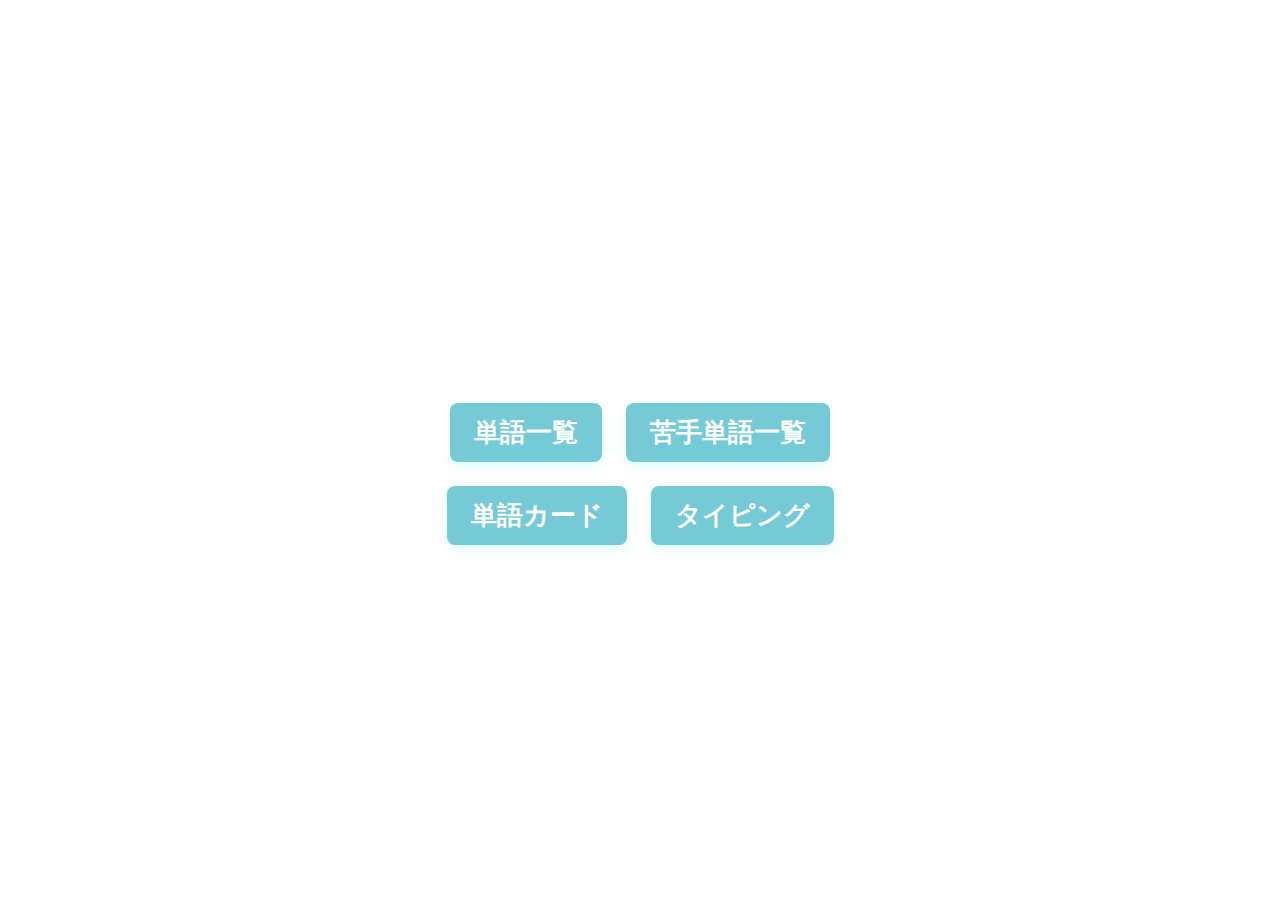
<file: index.html>
<!DOCTYPE html>
<html lang="ja">
    <head>
        <meta charset="UTF-8" />
        <meta name="viewport" content="width=device-width, initial-scale=1" />
        <title>ターゲット1900</title>
        <link rel="icon" href="./icons/favicon.ico" id="favicon" />
        <link rel="apple-touch-icon" sizes="180x180" href="./icons/apple-touch-icon-180x180.png" />
        <link href="https://fonts.googleapis.com/css2?family=Noto+Sans+JP&display=swap" rel="stylesheet" />
        <link rel="stylesheet" href="./style/style.css" />
        <link rel="stylesheet" href="./style/index.css" />
    </head>

    <body>
        <section class="head">
            <header>
                <h1></h1>
            </header>

            <div class="links">
                <a href="./wordList.html" class="button-link">単語一覧</a>
                <a href="./weakWordList.html" class="button-link">苦手単語一覧</a>
                <a href="./card.html" class="button-link">単語カード</a>
                <a href="./typing.html" class="button-link">タイピング</a>
            </div>
        </section>
    </body>
</html>
</file>
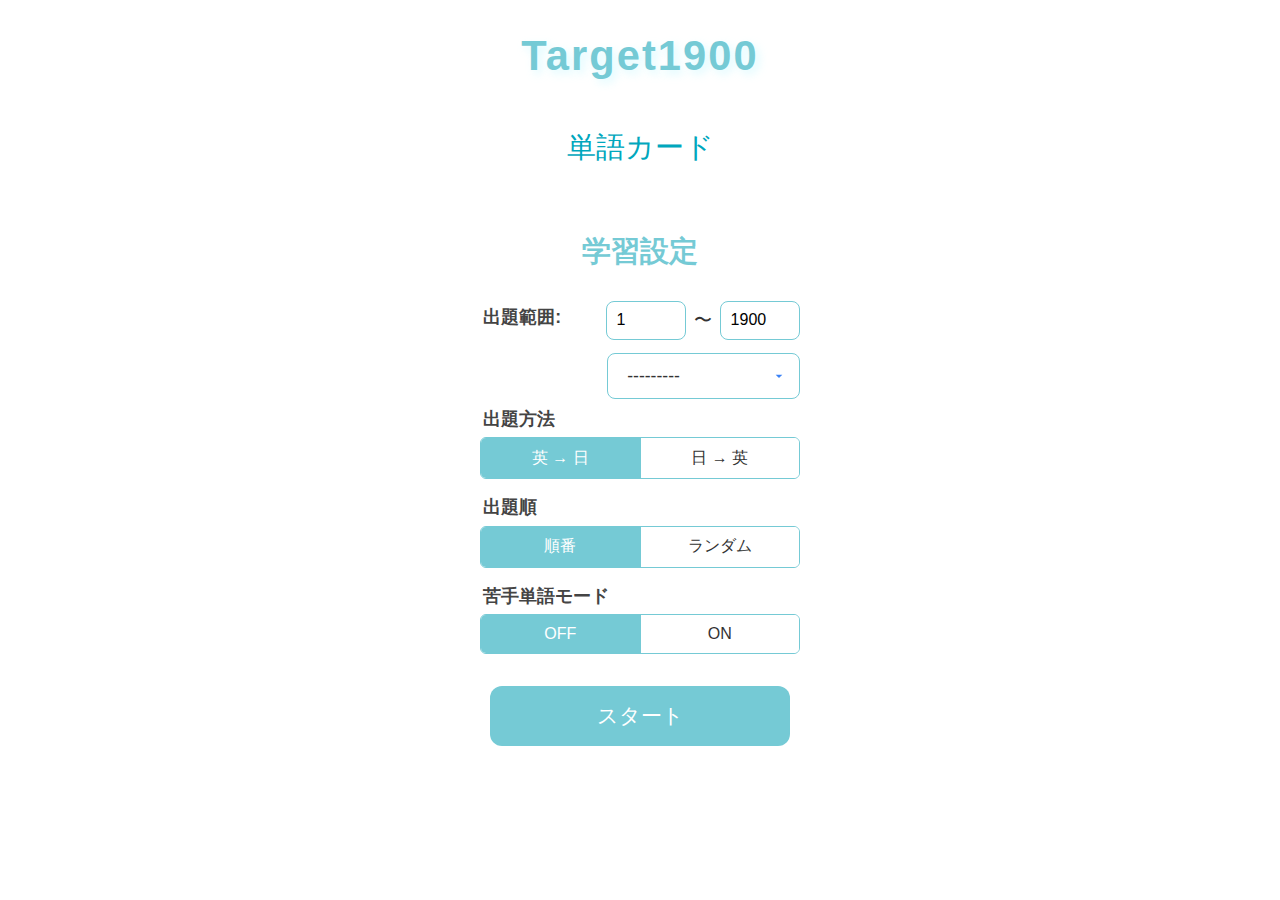
<file: card.html>
<!DOCTYPE html>
<html lang="ja">
    <head>
        <meta charset="UTF-8" />
        <meta name="viewport" content="width=device-width, initial-scale=1, viewport-fit=cover" />
        <title>単語カード | ターゲット1900</title>
        <link rel="icon" href="./icons/favicon.ico" id="favicon" />
        <link rel="apple-touch-icon" sizes="180x180" href="./icons/apple-touch-icon-180x180.png" />
        <link rel="stylesheet" href="./style/style.css" />
        <link rel="stylesheet" href="./style/card.css" />
        <link rel="stylesheet" href="./style/wordList.css" />
        <script src="./script/words.js"></script>
        <script src="./script/card.js"></script>
    </head>

    <body>
        <section class="origin">
            <section class="head">
                <header>
                    <a href="./index.html">
                        <h1>Target1900</h1>
                    </a>
                </header>

                <h1 class="sub-title">単語カード</h1>
            </section>

            <!-- 設定画面 -->
            <div class="setup-container" id="setup">
                <h2>学習設定</h2>

                <label style="flex-direction: row; justify-content: space-between; align-items: center">
                    <div class="group-title">出題範囲:</div>
                    <div style="display: flex; gap: 0.5rem; align-items: center">
                        <input type="number" id="startIndex" value="1" min="1" /> 〜
                        <input type="number" id="endIndex" value="1900" min="1" />
                    </div>
                </label>

                <div class="select-container">
                    <select id="range-select">
                        <option value="0">---------</option>
                        <option value="1">Section 1</option>
                        <option value="2">Section 2</option>
                        <option value="3">Section 3</option>
                        <option value="4">Section 4</option>
                        <option value="5">Section 5</option>
                        <option value="6">Section 6</option>
                        <option value="7">Section 7</option>
                        <option value="8">Section 8</option>
                        <option value="9">Section 9</option>
                        <option value="10">Section 10</option>
                        <option value="11">Section 11</option>
                        <option value="12">Section 12</option>
                        <option value="13">Section 13</option>
                        <option value="14">Section 14</option>
                        <option value="15">Section 15</option>
                        <option value="16">Section 16</option>
                        <option value="17">Section 17</option>
                        <option value="18">Section 18</option>
                        <option value="19">Section 19</option>
                    </select>
                </div>

                <div class="group-container">
                    <div class="group-title">出題方法</div>
                    <div class="button-group" data-group="direction">
                        <div class="button-item active" data-value="0">英 → 日</div>
                        <div class="button-item" data-value="1">日 → 英</div>
                    </div>
                </div>

                <div class="group-container">
                    <div class="group-title">出題順</div>
                    <div class="button-group" data-group="order">
                        <div class="button-item active" data-value="0">順番</div>
                        <div class="button-item" data-value="1">ランダム</div>
                    </div>
                </div>

                <div class="group-container">
                    <div class="group-title">苦手単語モード</div>
                    <div class="button-group" data-group="weakOnly">
                        <div class="button-item active" data-value="0">OFF</div>
                        <div class="button-item" data-value="1">ON</div>
                    </div>
                </div>

                <button id="startBtn">スタート</button>
            </div>
        </section>

        <!-- 単語カード画面 -->
        <div class="card-container" id="cardSection">
            <button class="back-button" id="backBtn">← 設定に戻る</button>
            <div class="card" id="card">
                <div class="card-text">
                    <p id="numberText"></p>
                    <h2 id="wordText"></h2>
                    <p id="meanText" class="card-mean"></p>
                </div>
            </div>
            <div class="show-number" id="showNumber"></div>

            <div class="show-weak weak-false" id="isWeak">苦手</div>
        </div>

        <div class="card-end" id="cardEnd">
            <div class="end-button">設定に戻る</div>
        </div>
    </body>
</html>
</file>
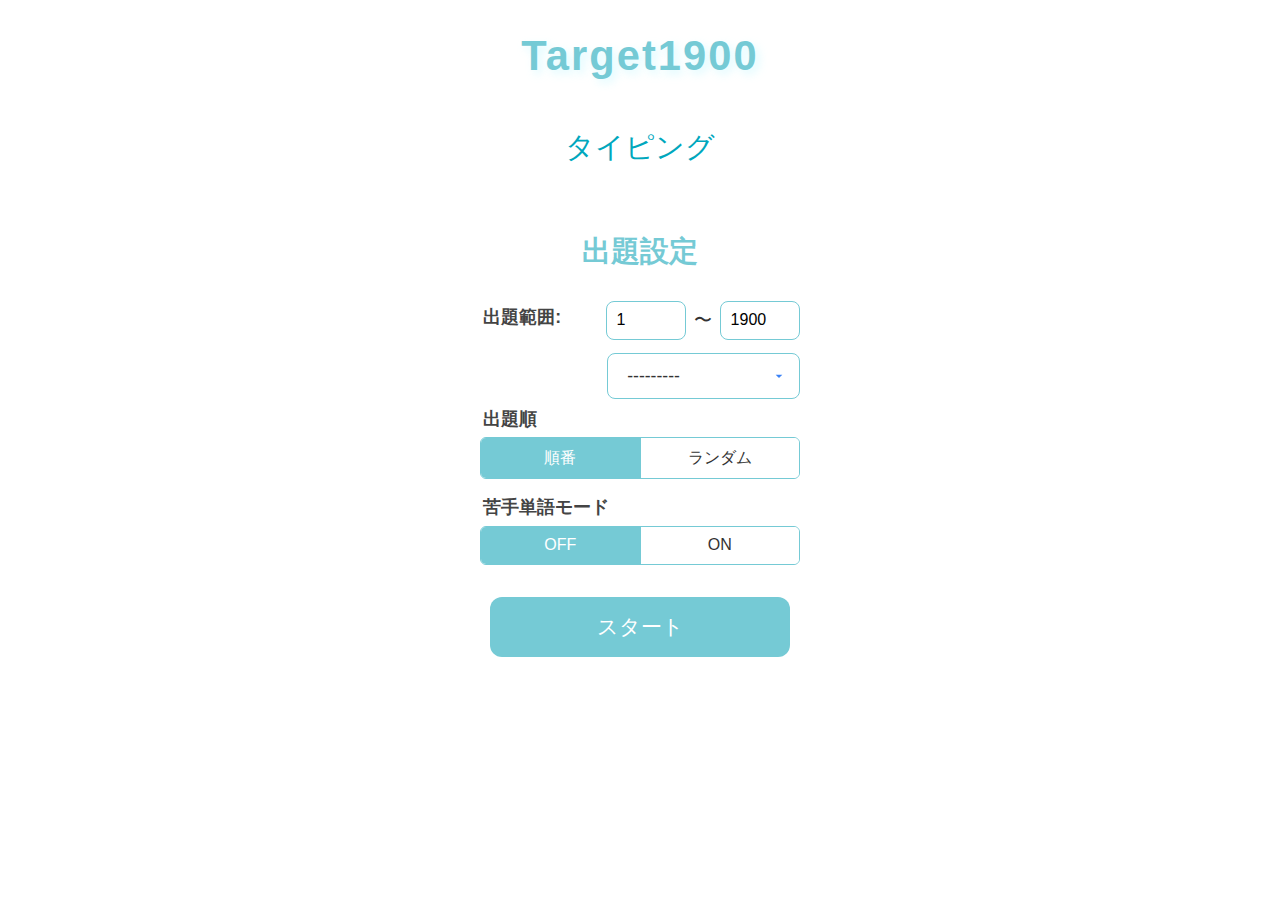
<file: typing.html>
<!DOCTYPE html>
<html lang="ja">
    <head>
        <meta charset="UTF-8" />
        <meta name="viewport" content="width=device-width, initial-scale=1, viewport-fit=cover" />
        <title>単語タイピング | ターゲット1900</title>
        <link rel="icon" href="./icons/favicon.ico" id="favicon" />
        <link rel="apple-touch-icon" sizes="180x180" href="./icons/apple-touch-icon-180x180.png" />
        <link rel="stylesheet" href="./style/style.css" />
        <link rel="stylesheet" href="./style/card.css" />
        <link rel="stylesheet" href="./style/typing.css" />
        <script src="./script/words.js"></script>
        <script src="./script/typing.js"></script>
    </head>

    <body>
        <section class="origin">
            <section class="head">
                <header>
                    <a href="./index.html">
                        <h1>Target1900</h1>
                    </a>
                </header>

                <h1 class="sub-title">タイピング</h1>
            </section>

            <!-- 設定画面 -->
            <div class="setup-container" id="setup">
                <h2>出題設定</h2>

                <label style="flex-direction: row; justify-content: space-between; align-items: center">
                    <div class="group-title">出題範囲:</div>
                    <div style="display: flex; gap: 0.5rem; align-items: center">
                        <input type="number" id="startIndex" value="1" min="1" />
                        〜
                        <input type="number" id="endIndex" value="1900" min="1" />
                    </div>
                </label>

                <div class="select-container">
                    <select id="range-select">
                        <option value="0">---------</option>
                        <option value="1">Section 1</option>
                        <option value="2">Section 2</option>
                        <option value="3">Section 3</option>
                        <option value="4">Section 4</option>
                        <option value="5">Section 5</option>
                        <option value="6">Section 6</option>
                        <option value="7">Section 7</option>
                        <option value="8">Section 8</option>
                        <option value="9">Section 9</option>
                        <option value="10">Section 10</option>
                        <option value="11">Section 11</option>
                        <option value="12">Section 12</option>
                        <option value="13">Section 13</option>
                        <option value="14">Section 14</option>
                        <option value="15">Section 15</option>
                        <option value="16">Section 16</option>
                        <option value="17">Section 17</option>
                        <option value="18">Section 18</option>
                        <option value="19">Section 19</option>
                    </select>
                </div>

                <div class="group-container">
                    <div class="group-title">出題順</div>
                    <div class="button-group" data-group="order">
                        <div class="button-item active" data-value="0">順番</div>
                        <div class="button-item" data-value="1">ランダム</div>
                    </div>
                </div>

                <div class="group-container">
                    <div class="group-title">苦手単語モード</div>
                    <div class="button-group" data-group="weakOnly">
                        <div class="button-item active" data-value="0">OFF</div>
                        <div class="button-item" data-value="1">ON</div>
                    </div>
                </div>

                <button id="startBtn">スタート</button>
            </div>
        </section>

        <section class="typing-display">
            <!-- タイピング画面 -->
        </section>

        <!-- ENDING -->
        <section class="display">
            <div class="select-destiny">
                <button class="destiny-button">設定に戻る</button>
                <button class="destiny-button">もう一度</button>
                <button class="destiny-button">ミスだけ</button>
            </div>
            <div id="table-container">
                <div class="table"></div>
            </div>
        </section>

        <div class="pop-overlay" onclick="closePopUp();"></div>
        <div class="pop-up">
            <h2 id="pop-word">Word</h2>
            <p id="pop-mean">意味耳耳</p>
        </div>
    </body>
</html>
</file>
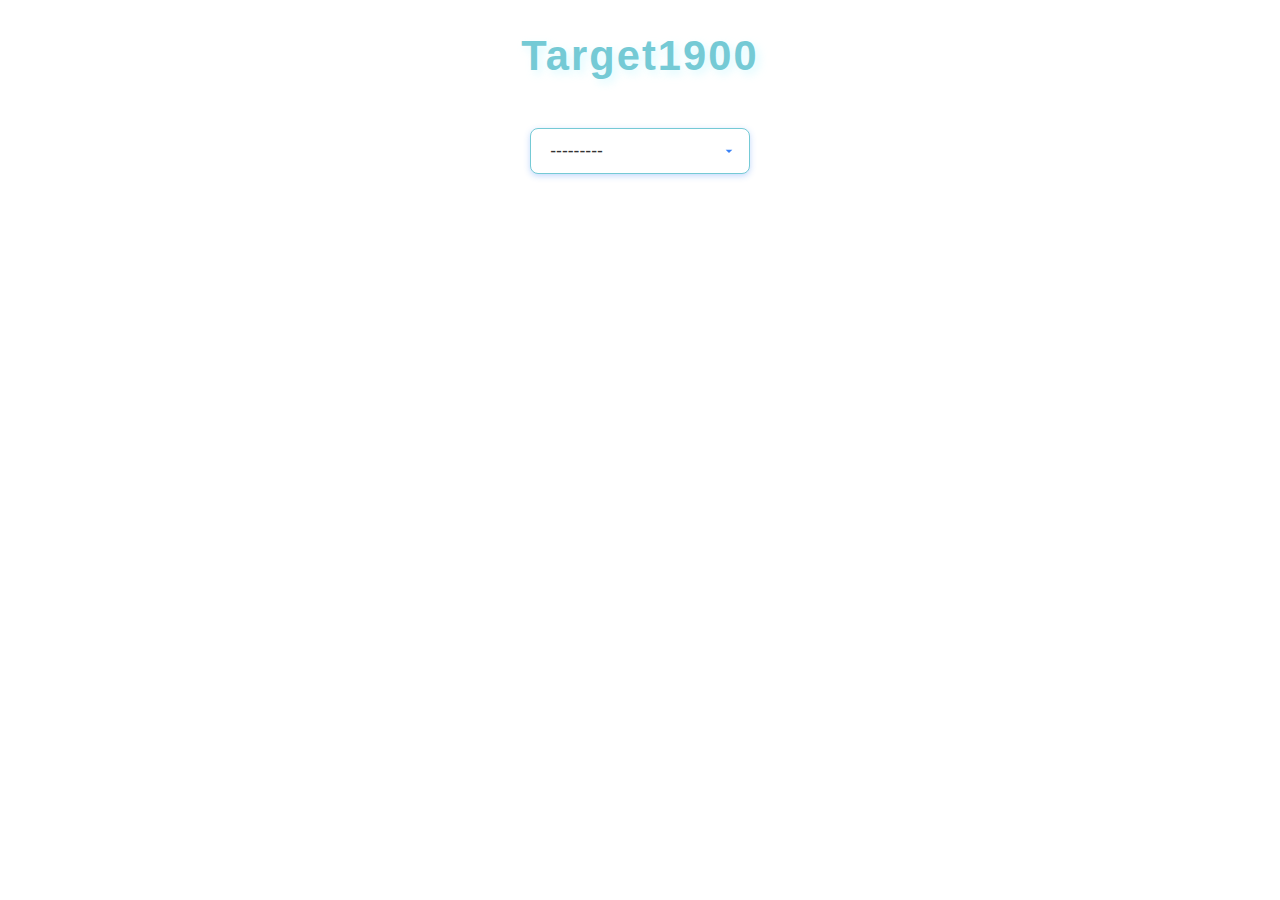
<file: weakWordList.html>
<!DOCTYPE html>
<html lang="ja">
    <head>
        <meta charset="UTF-8" />
        <meta name="viewport" content="width=device-width, initial-scale=1.0" />
        <title>苦手単語一覧 | ターゲット1900</title>
        <link rel="icon" href="./icons/favicon.ico" id="favicon" />
        <link rel="apple-touch-icon" sizes="180x180" href="./icons/apple-touch-icon-180x180.png" />
        <link href="https://fonts.googleapis.com/css2?family=Noto+Sans+JP&display=swap" rel="stylesheet" />
        <link rel="stylesheet" href="./style/style.css" />
        <link rel="stylesheet" href="./style/wordList.css" />
        <script src="./script/words.js"></script>
        <script src="./script/weakWord.js"></script>
    </head>

    <body>
        <section class="head">
            <header>
                <a href="./index.html">
                    <h1>Target1900</h1>
                </a>
            </header>

            <select id="section-select">
                <option value="0">---------</option>
                <option value="1">単語</option>
                <option value="2">タイピング</option>
            </select>
        </section>

        <section class="display">
            <div class="table">
                <div class="container" id="wordList">
                    <!-- 単語テーブル -->
                </div>
            </div>
        </section>

        <div class="pop-overlay" onclick="closePopUp();"></div>
        <div class="pop-up">
            <h2 id="pop-word">Word</h2>
            <p id="pop-mean">意味耳耳</p>
        </div>
    </body>
</html>
</file>
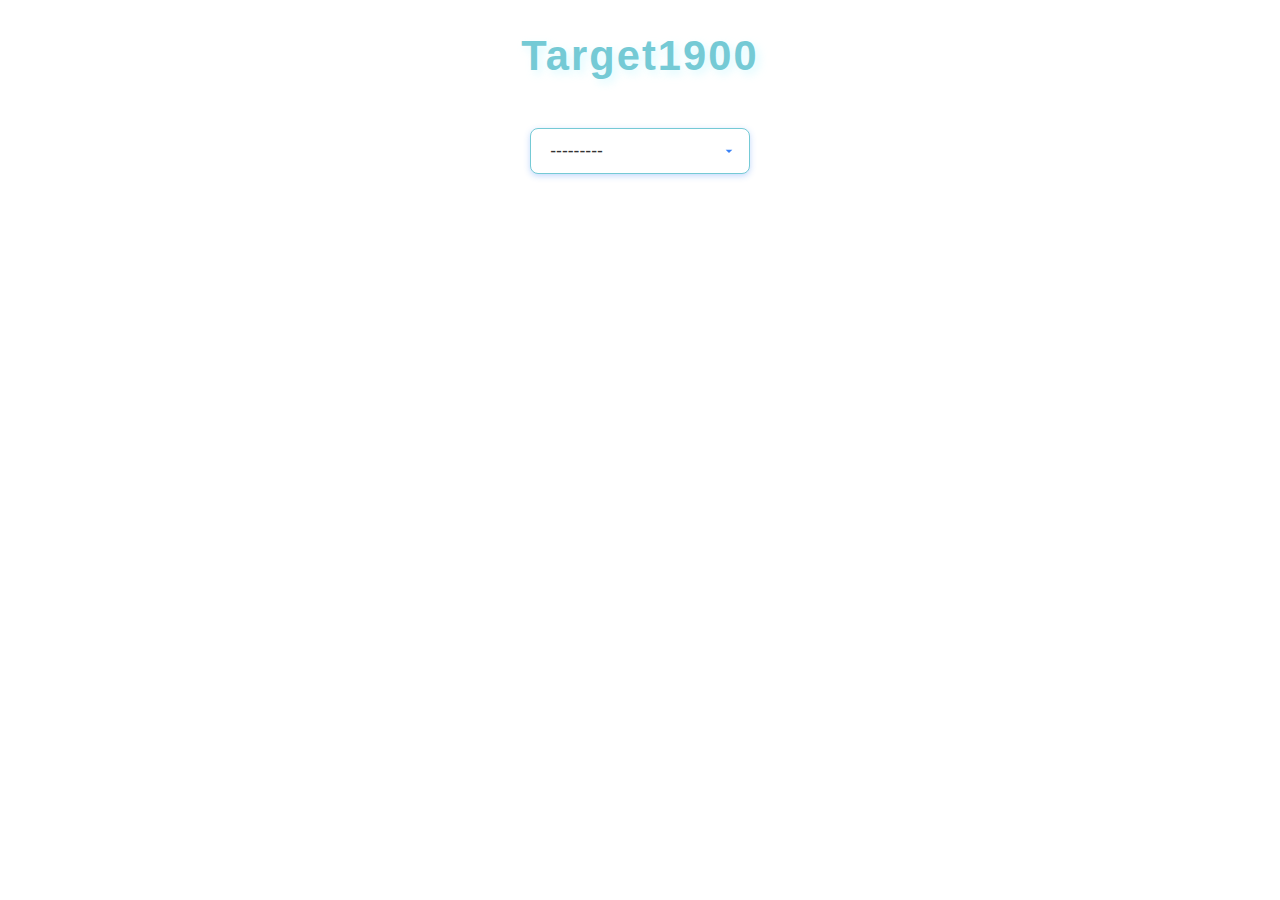
<file: wordList.html>
<!DOCTYPE html>
<html lang="ja">
    <head>
        <meta charset="UTF-8" />
        <meta name="viewport" content="width=device-width, initial-scale=1.0" />
        <title>単語一覧 | ターゲット1900</title>
        <link rel="icon" href="./icons/favicon.ico" id="favicon" />
        <link rel="apple-touch-icon" sizes="180x180" href="./icons/apple-touch-icon-180x180.png" />
        <link href="https://fonts.googleapis.com/css2?family=Noto+Sans+JP&display=swap" rel="stylesheet" />
        <link rel="stylesheet" href="./style/style.css" />
        <link rel="stylesheet" href="./style/wordList.css" />
        <script src="./script/words.js"></script>
        <script src="./script/wordList.js"></script>
    </head>

    <body>
        <section class="head">
            <header>
                <a href="./index.html">
                    <h1>Target1900</h1>
                </a>
            </header>

            <select id="section-select">
                <option value="0">---------</option>
                <option value="1">Section 1</option>
                <option value="2">Section 2</option>
                <option value="3">Section 3</option>
                <option value="4">Section 4</option>
                <option value="5">Section 5</option>
                <option value="6">Section 6</option>
                <option value="7">Section 7</option>
                <option value="8">Section 8</option>
                <option value="9">Section 9</option>
                <option value="10">Section 10</option>
                <option value="11">Section 11</option>
                <option value="12">Section 12</option>
                <option value="13">Section 13</option>
                <option value="14">Section 14</option>
                <option value="15">Section 15</option>
                <option value="16">Section 16</option>
                <option value="17">Section 17</option>
                <option value="18">Section 18</option>
                <option value="19">Section 19</option>
            </select>
        </section>

        <section class="display">
            <div class="table">
                <div class="container" id="wordList">
                    <!-- 単語テーブル -->
                </div>
            </div>
        </section>

        <div class="pop-overlay" onclick="closePopUp();"></div>
        <div class="pop-up">
            <h2 id="pop-word">Word</h2>
            <p id="pop-mean">意味耳耳</p>
        </div>
    </body>
</html>
</file>
<file: style/style.css>
* {
    box-sizing: border-box;
    margin: 0;
    padding: 0;
}

header {
    margin-bottom: 3rem;
    text-align: center;
}

header h1 {
    font-size: 2.6rem;
    color: #75cad5;
    font-weight: 700;
    letter-spacing: 0.05em;
    text-shadow: 4px 4px 8px rgba(172, 245, 255, 0.4);
}

header a {
    text-decoration: none;
}

.sub-title {
    color: #00a7bd;
    font-size: 1.8em;
    font-weight: 500;
}

.head {
    font-family: sans-serif;
    display: flex;
    flex-direction: column;
    align-items: center;
    padding: 2rem;
}

div.links {
    display: flex;
    flex-wrap: wrap;
    gap: 1.5rem;
    max-width: 400px;
    justify-content: center;
}

a.button-link {
    text-decoration: none;
    background-color: #75cad5;
    color: white;
    padding: 0.75rem 1.5rem;
    border-radius: 8px;
    box-shadow: 0 4px 8px rgb(172, 245, 255, 0.4);
    font-weight: 600;
    font-size: 1.6rem;
    transition: background-color 0.3s ease, transform 0.2s ease;
    display: inline-block;
    min-width: 140px;
    text-align: center;
}

a.button-link:hover {
    background-color: #acf5ff;
    transform: translateY(-3px);
    box-shadow: 0 8px 15px rgb(172, 245, 255, 0.4);
}

a.button-link:active {
    transform: translateY(0);
    box-shadow: 0 4px 8px rgb(172, 245, 255, 0.3);
}

@media (max-width: 480px) {
    div.links {
        flex-direction: column;
        max-width: 90%;
    }

    a.button-link {
        min-width: 100%;
    }
}

.container {
    width: 85%;
    margin: 20px auto;
    font-family: sans-serif;
}

.row {
    display: flex;
    background-color: #fff;
    border-bottom: 1px solid #ccc;
    padding: 8px 0;
    align-items: center;
    height: 3em;
}

.header {
    font-weight: bold;
    background-color: #f2f2f2;
}

.cell {
    flex: 1;
    padding: 0 12px;
    text-align: center;
}

.cell.number {
    flex: 2;
    border-right: 1px solid #ccc;
    font-weight: 600;
}

.cell.word {
    flex: 5;
    font-size: 1.2em;
}

.pop-overlay {
    position: fixed;
    top: 0;
    left: 0;
    width: 100%;
    height: 100%;
    background-color: rgba(0, 0, 0, 0.6);
    display: none;
    z-index: 999;
}

/* モーダル本体 */
.pop-up {
    position: fixed;
    top: 50%;
    left: 50%;
    transform: translate(-50%, -50%);
    background-color: white;
    padding: 30px;
    box-shadow: 0 0 15px rgba(0, 0, 0, 0.3);
    z-index: 1000;
    width: 300px;
    display: none;
    border-radius: 8px;
    text-align: center;
}

#pop-word {
    font-size: 1.9em;
    margin-bottom: 12px;
}

#pop-mean {
    font-size: 1.1em;
}
</file>
<file: style/index.css>
body {
    display: flex;
    flex-direction: column;
    justify-content: center;
    min-height: 100vh;
    padding: 2rem;
    overflow: hidden;
}
</file>
<file: style/card.css>
body {
    font-family: 'Noto Sans JP', sans-serif;
    color: #333;
    padding: 0;
    margin: 0;
}

.setup-container {
    display: flex;
    flex-direction: column;
    align-items: center;
    justify-content: center;
    padding: 2rem 1rem;
}

.setup-container h2 {
    margin-bottom: 1rem;
    color: #75cad5;
    font-size: 1.8rem;
}

.setup-container label {
    display: flex;
    flex-direction: column;
    align-items: flex-start;
    margin: 0.8rem 0;
    font-size: 1.1rem;
    width: 100%;
    max-width: 320px;
}

.setup-container input[type="number"] {
    width: 80px;
    padding: 0.6rem;
    font-size: 1rem;
    border-radius: 8px;
    border: 1px solid #75cad5;
}

select#range-select {
    appearance: none;
    -webkit-appearance: none;
    -moz-appearance: none;

    background-color: white;
    border: 1px solid #75cad5;
    border-radius: 8px;
    padding: 0.75rem 1.2rem;
    font-size: 1.1rem;
    font-weight: 500;
    color: #333;
    cursor: pointer;
    width: 193px;
    background-image: url("data:image/svg+xml,%3csvg fill='%233b82f6' height='24' viewBox='0 0 24 24' width='24' xmlns='http://www.w3.org/2000/svg'%3e%3cpath d='M7 10l5 5 5-5z'/%3e%3c/svg%3e");
    background-repeat: no-repeat;
    background-position: right 12px center;
    background-size: 16px 16px;
    transition: border-color 0.3s ease, box-shadow 0.3s ease;
}

select#range-select:hover,
select#range-select:focus {
    border-color: #59afbb;
    outline: none;
}


.select-container {
    display: flex;
    justify-content: end;
    width: 100%;
    max-width: 320px;
}


.setup-container button {
    margin-top: 1.5rem;
    padding: 1rem 2rem;
    background-color: #75cad5;
    border: none;
    border-radius: 12px;
    color: white;
    font-size: 1.3rem;
    cursor: pointer;
    transition: background-color 0.3s ease, transform 0.2s ease;
    width: 80%;
    max-width: 300px;
}

.setup-container button:hover {
    background-color: #acf5ff;
    transform: translateY(-3px);
}

.group-container {
    margin: 0.5rem 0;
    width: 100%;
    max-width: 320px;
}

.group-title {
    font-size: 1.1rem;
    font-weight: bold;
    color: #444;
    margin-bottom: 0.4rem;
    padding-left: 0.2rem;
}

.button-group {
    display: flex;
    border: 1px solid #75cad5;
    border-radius: 6px;
    overflow: hidden;
}

.button-item {
    flex: 1;
    padding: 0.6rem 0.5rem;
    text-align: center;
    cursor: pointer;
    background-color: white;
    border-right: 1px solid #75cad5;
    transition: background-color 0.3s ease;
    user-select: none;
}

.button-item:last-child {
    border-right: none;
}

.button-item.active {
    background-color: #75cad5;
    color: #fff;
}


.card-container {
    display: none;
    flex-direction: column;
    align-items: center;
    justify-content: center;
    padding: 1rem;
    height: calc(100vh - 80px);
    font-family: 'Noto Sans JP', sans-serif;
    position: relative;
}

.back-button {
    position: absolute;
    top: 1rem;
    left: 1rem;
    background: none;
    border: none;
    font-size: 1rem;
    color: #75cad5;
    cursor: pointer;
}

.show-number {
    margin-top: 3rem;
    color: #75cad5;
    font-size: 1.2em;
    font-weight: 600;
}

.card {
    position: relative;
    background-color: #75cad5;
    color: white;
    width: 80vw;
    height: 50vh;
    max-width: 320px;
    max-height: 320px;
    border-radius: 16px;
    box-shadow: 0 8px 15px rgba(172, 245, 255, 0.4);
    display: flex;
    align-items: center;
    justify-content: center;
    font-size: 2.2rem;
    text-align: center;
    cursor: pointer;
    user-select: none;
    transition: transform 0.5s, background-color 0.5s, color 0.5s;
    padding: 1rem;
    margin-top: 3rem;
}

#numberText {
    font-size: 0.55em;
    position: absolute;
    bottom: 1rem;
    left: 50%;
    transform: translate(-50%, 1rem);
}

#wordText {
    font-size: 1em;
    margin-bottom: 0.4em;
}

.card-mean {
    font-size: 0.7em;
}

.show-weak {
    margin-top: 3rem;
    padding: 1rem 2rem;
    text-align: center;
    border: none;
    border-radius: 12px;
    font-size: 1.3rem;
    cursor: pointer;
    transition: background-color 0.3s ease, transform 0.2s ease;
    width: 80%;
    max-width: 300px;
    border: #75cad5 solid 1px;
}

.weak-true {
    background-color: #75cad5;
    color: white;
}

.weak-false {
    background-color: #fff;
    color: #75cad5;
}


.card-end {
    display: none;
    flex-direction: column;
    align-items: center;
    justify-content: center;
    padding: 1rem;
    height: calc(100vh - 80px);
    font-family: 'Noto Sans JP', sans-serif;
    position: relative;
}

.end-button {
    background-color: #75cad5;
    color: white;
    width: 80vw;
    height: 40vh;
    max-width: 320px;
    max-height: 1500px;
    border-radius: 16px;
    box-shadow: 0 8px 15px rgba(172, 245, 255, 0.4);
    display: flex;
    align-items: center;
    justify-content: center;
    font-size: 2.2rem;
    text-align: center;
    cursor: pointer;
    user-select: none;
    transition: transform 0.5s, background-color 0.5s, color 0.5s;
    padding: 1rem;
    margin-top: 3rem;
}
</file>
<file: style/wordList.css>
select#section-select {
    appearance: none;
    /* ブラウザのデフォルト矢印非表示 */
    -webkit-appearance: none;
    -moz-appearance: none;

    background-color: white;
    border: 1.5px solid #75cad5;
    border-radius: 8px;
    padding: 0.75rem 1.2rem;
    font-size: 1.1rem;
    font-weight: 500;
    color: #333;
    box-shadow: 0 2px 6px rgba(59, 130, 246, 0.3);
    cursor: pointer;
    width: 220px;
    background-image: url("data:image/svg+xml,%3csvg fill='%233b82f6' height='24' viewBox='0 0 24 24' width='24' xmlns='http://www.w3.org/2000/svg'%3e%3cpath d='M7 10l5 5 5-5z'/%3e%3c/svg%3e");
    background-repeat: no-repeat;
    background-position: right 12px center;
    background-size: 16px 16px;
    transition: border-color 0.3s ease, box-shadow 0.3s ease;
}

select#section-select:hover,
select#section-select:focus {
    border-color: #59afbb;
    box-shadow: 0 0 8px rgb(89, 175, 187, 0.6);
    outline: none;
}

@media (max-width: 480px) {
    body {
        padding: 2rem 1rem;
    }

    select#section-select {
        width: 100%;
        max-width: 300px;
    }
}

body {
    font-family: sans-serif;
}
</file>
<file: style/typing.css>
.keyboard {
    display: none;
    position: fixed;
    bottom: 0;
    left: 0;
    width: 100%;
    padding-top: 1em;
    padding-bottom: 1em;
    background-color: #75cad5;
}

.key-row {
    display: flex;
    align-items: center;
    justify-content: center;
    position: relative;
}

.key-row button {
    color: #333333;
    margin: 2px;
    background-color: #ffffff;
    border: none;
    border-radius: 12px;
    cursor: pointer;
    transition: transform 0.1s ease-in-out;
    font-size: 1rem;
}

.key {
    width: 2.15em;
    height: 2.8em;
}

.key-active {
    transform: scale(0.9);
    background-color: #85cdd6;
}

.delete {
    width: 3em;
    height: 2.8em;
    position: absolute;
    top: 0;
    right: 2px;
}

.space {
    width: 50%;
    height: 2.8em;
}

.enter {
    width: 5em;
    height: 2.8em;
    font-weight: 600;
    position: absolute;
    top: 0;
    right: 2px;
}

.typing-container {
    display: flex;
    flex-direction: column;
    align-items: center;
    justify-content: center;
    padding: 1rem;
    font-family: "Noto Sans JP", sans-serif;
    position: relative;
}

.cursor.visible {
    width: 0.2em;
    height: 1em;
    border-right: #333 solid 2px;
    animation: blink 0.8s infinite;
}

@keyframes blink {
    0% {
        opacity: 1;
    }

    50% {
        opacity: 0;
    }

    100% {
        opacity: 1;
    }
}

.typing {
    background-color: #75cad5;
    color: white;
    width: 80vw;
    height: 30vh;
    max-width: 320px;
    max-height: 320px;
    box-shadow: 0 8px 15px rgba(172, 245, 255, 0.4);
    font-size: 2.2rem;
    text-align: center;
    cursor: pointer;
    border-radius: 16px;
    position: relative;
    user-select: none;
    transition: transform 0.5s, background-color 0.5s, color 0.5s;
    padding: 1rem;
    margin-top: 2.5rem;
}

.mean-space {
    display: flex;
    align-items: center;
    justify-content: center;
    height: 60%;
    font-size: 0.6em;
    margin-top: 0;
}

.typing-space {
    position: absolute;
    bottom: 0.5rem;
    border-radius: 10px;
    display: flex;
    align-items: center;
    justify-content: center;
    width: 90%;
    height: 25%;
    background-color: #fff;
    color: #333;
    font-family: sans-serif;
    font-weight: 600;
    font-size: 0.8em;
    border: #ffffff 1px solid;
}

.show-typing-weak {
    padding: 0.6rem 2rem;
    text-align: center;
    margin-top: 1em;
    border: none;
    border-radius: 12px;
    font-size: 1.3rem;
    cursor: pointer;
    transition: background-color 0.3s ease, transform 0.2s ease;
    width: 80%;
    max-width: 300px;
    border: #75cad5 solid 1px;
}

.show-number1 {
    margin-top: 1.6rem;
    color: #75cad5;
    font-size: 1.2em;
    font-weight: 600;
}

.display {
    display: none;
    margin-bottom: 5em;
}

.select-destiny {
    display: flex;
    margin: 2em auto;
    width: 90%;
    margin-top: 2em;
}

.destiny-button {
    margin: 0.2rem;
    padding: 1rem 0;
    background-color: #75cad5;
    border: none;
    border-radius: 12px;
    color: white;
    font-size: 1.1rem;
    cursor: pointer;
    transition: background-color 0.3s ease, transform 0.2s ease;
    width: 100%;
    max-width: 300px;
}

.destiny-button:hover {
    background-color: #acf5ff;
    transform: translateY(-3px);
}

.number-p {
    display: inline;
    padding: 0.1rem 0.6rem;
    border-radius: 3px;
}
</file>
